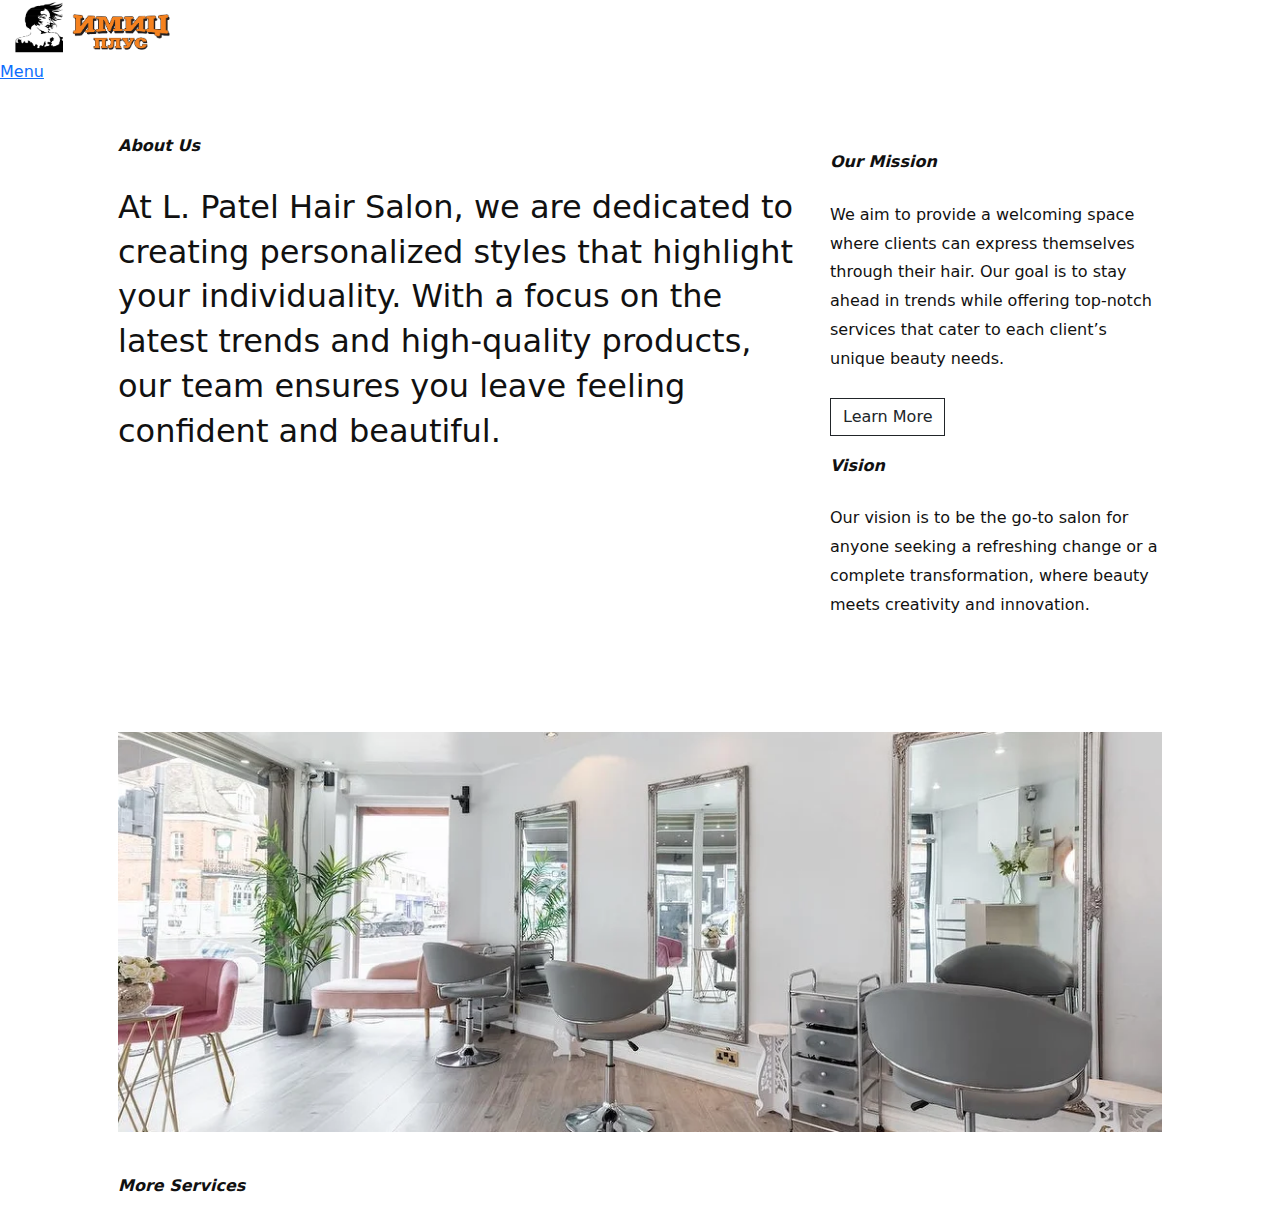
<file: index.html>
<!DOCTYPE html>
<html lang="en">
	<head>
		<meta charset="UTF-8" />
		<meta name="viewport" content="width=device-width, initial-scale=1.0" />
		<title>L. Patel Hair Salon</title>
		<!-- Custom Font -->
		<link rel="preconnect" href="https://fonts.googleapis.com" />
		<link rel="preconnect" href="https://fonts.gstatic.com" crossorigin />
		<link
			href="https://fonts.googleapis.com/css2?family=Open+Sans:ital,wght@0,300..800;1,300..800&family=Playfair+Display:ital,wght@0,400..900;1,400..900&display=swap"
			rel="stylesheet" />

		<!-- Bootstrap CSS -->
		<link
			href="https://cdn.jsdelivr.net/npm/bootstrap@5.3.3/dist/css/bootstrap.min.css"
			rel="stylesheet" />
		<!-- Bootstrap Icons -->
		<link
			href="https://cdn.jsdelivr.net/npm/bootstrap-icons@1.10.5/font/bootstrap-icons.css"
			rel="stylesheet" />
		<link rel="stylesheet" href="css/style.css" />
		<link href="css/navigation.css" rel="stylesheet" />
		<script src="js/script.js" defer></script>
	</head>

	<body>
		<header class="site-header">
			<a href="index.html"
				><img src="img/logo/logo.png" height="60" alt=""
			/></a>
			<div class="site-header-nav">
				<a
					href="#"
					class="menu-trigger"
					data-bs-toggle="modal"
					data-bs-target="#menuModal">
					<span class="d-none d-md-block">Menu</span>
					<svg
						class="d-block d-md-none"
						width="30"
						height="24"
						viewBox="0 0 30 24"
						xmlns="http://www.w3.org/2000/svg"
						fill="currentColor">
						<rect y="2" width="30" height="2" rx="2" />
						<rect y="10" width="30" height="2" rx="2" />
						<rect y="18" width="30" height="2" rx="2" />
					</svg>
				</a>
			</div>
		</header>
		<!-- Fullscreen Modal navigation -->
		<div
			class="modal fade site-nav-modal"
			id="menuModal"
			tabindex="-1"
			aria-labelledby="menuModalLabel"
			aria-hidden="true">
			<div class="modal-dialog modal-fullscreen">
				<div class="modal-content container">
					<div class="modal-header">
						<button
							type="button"
							class="btn-close"
							data-bs-dismiss="modal"
							aria-label="Close"></button>
					</div>
					<div class="modal-body text-center">
						<nav class="nav flex-column">
							<a class="nav-link" href="index.html">Home</a>
							<a class="nav-link" href="html/mission.html">About</a>
							<a class="nav-link" href="html/products.html">Products</a>
							<a class="nav-link" href="html/galleryPage.html">Gallery</a>
							<a class="nav-link" href="html/Vale-friz-Contact-page.html"
								>Contact</a
							>
						</nav>
					</div>
				</div>
			</div>
		</div>

		<!-- Main Content -->
		<div class="container px-4 px-md-5 mt-5">
			<div class="row">
				<!-- Left Column -->
				<div class="col-md-8 mb-4">
					<p class="about-heading">About Us</p>
					<p class="hero-text">
						At L. Patel Hair Salon, we are dedicated to creating personalized
						styles that highlight your individuality. With a focus on the latest
						trends and high-quality products, our team ensures you leave feeling
						confident and beautiful.
					</p>
				</div>

				<!-- Right Column -->
				<div class="col-md-4 mb-4">
					<p class="section-title">Our Mission</p>
					<p>
						We aim to provide a welcoming space where clients can express
						themselves through their hair. Our goal is to stay ahead in trends
						while offering top-notch services that cater to each client’s unique
						beauty needs.
					</p>
					<a href="html/mission.html" class="btn btn-outline-dark mt-2"
						>Learn More</a
					>

					<p class="section-title">Vision</p>
					<p>
						Our vision is to be the go-to salon for anyone seeking a refreshing
						change or a complete transformation, where beauty meets creativity
						and innovation.
					</p>
				</div>
			</div>

			<!-- Scroll-In Image Section -->
			<div class="row mt-5 pt-4" data-aos="fade-up">
				<div class="col-12">
					<img
						src="html/hairsalon.webp"
						class="custom-img img-fluid"
						alt="Hair Salon" />
				</div>
			</div>

			<!-- Bottom Text -->
			<div class="row mt-4">
				<div class="col-12">
					<p class="section-title">More Services</p>
				</div>
			</div>
		</div>

		<!-- Bootstrap JS -->
		<script src="https://cdn.jsdelivr.net/npm/bootstrap@5.3.3/dist/js/bootstrap.bundle.min.js"></script>
	</body>
</html>
</file>
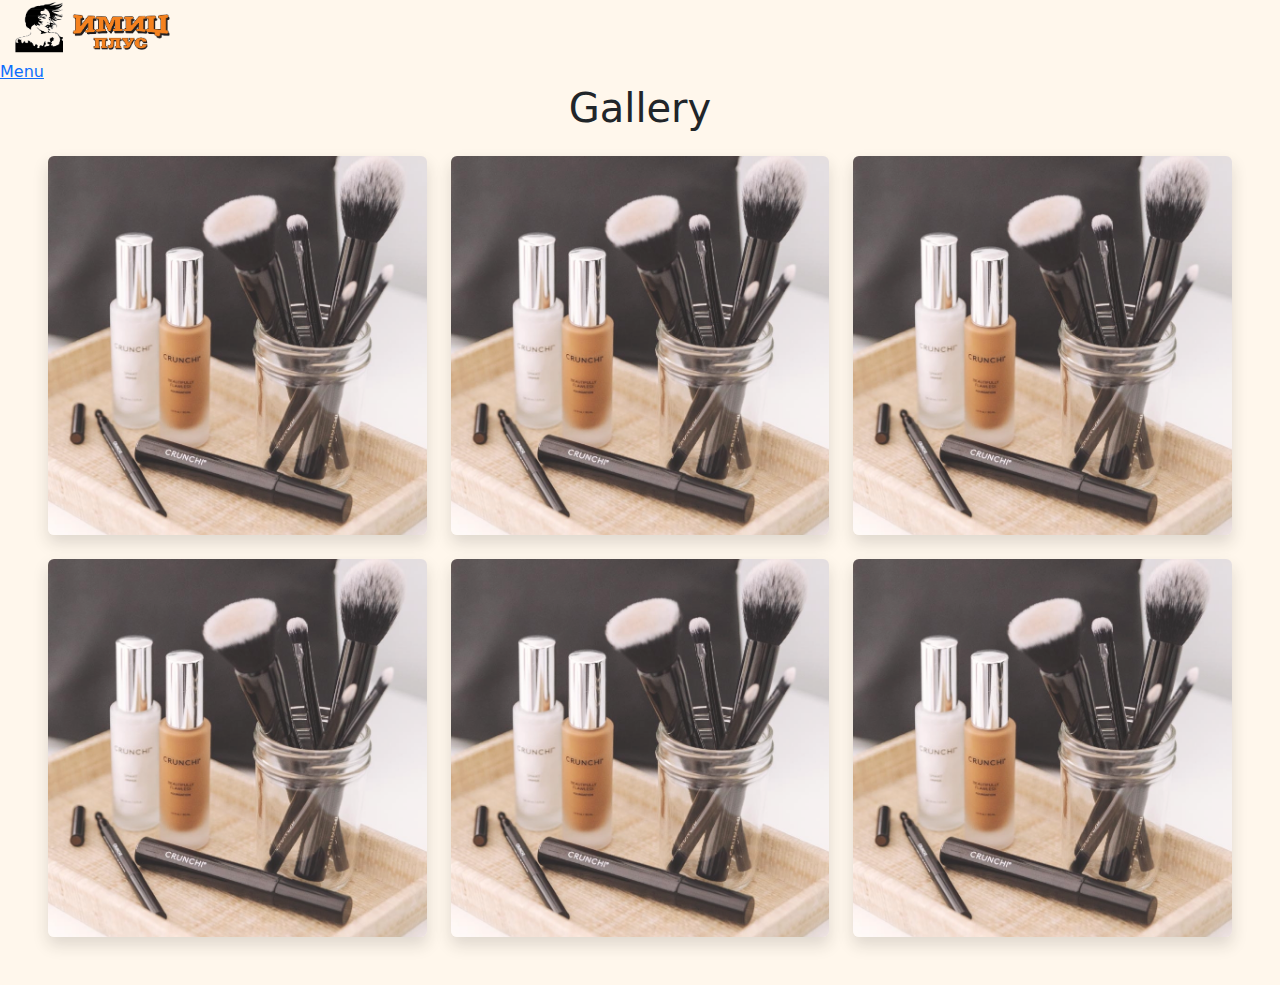
<file: html/galleryPage.html>
<!DOCTYPE html>

<html lang="en">
	<head>
		<meta charset="UTF-8" />
		<meta name="viewport" content="width=device-width, initial-scale=1.0" />
		<!-- Custom Font -->
		<link rel="preconnect" href="https://fonts.googleapis.com" />
		<link rel="preconnect" href="https://fonts.gstatic.com" crossorigin />
		<link
			href="https://fonts.googleapis.com/css2?family=Open+Sans:ital,wght@0,300..800;1,300..800&family=Playfair+Display:ital,wght@0,400..900;1,400..900&display=swap"
			rel="stylesheet" />

		<!-- Bootstrap CSS -->
		<link
			href="https://cdn.jsdelivr.net/npm/bootstrap@5.3.3/dist/css/bootstrap.min.css"
			rel="stylesheet" />
		<!-- Bootstrap Icons -->
		<link
			href="https://cdn.jsdelivr.net/npm/bootstrap-icons@1.10.5/font/bootstrap-icons.css"
			rel="stylesheet" />
		<link
			href="https://cdn.jsdelivr.net/npm/bootstrap@5.3.5/dist/css/bootstrap.min.css"
			rel="stylesheet"
			integrity="sha384-SgOJa3DmI69IUzQ2PVdRZhwQ+dy64/BUtbMJw1MZ8t5HZApcHrRKUc4W0kG879m7"
			crossorigin="anonymous" />
		<link href="../css/galleryPage.css" type="text/css" rel="stylesheet" />
		<link href="../css/navigation.css" type="text/css" rel="stylesheet" />

		<title>Gallery Page</title>
	</head>

	<body>
		<header class="site-header">
			<a href="../index.html"
				><img src="../img/logo/logo.png" height="60" alt=""
			/></a>
			<div class="site-header-nav">
				<a
					href="#"
					class="menu-trigger"
					data-bs-toggle="modal"
					data-bs-target="#menuModal">
					<span class="d-none d-md-block">Menu</span>
					<svg
						class="d-block d-md-none"
						width="30"
						height="24"
						viewBox="0 0 30 24"
						xmlns="http://www.w3.org/2000/svg"
						fill="currentColor">
						<rect y="2" width="30" height="2" rx="2" />
						<rect y="10" width="30" height="2" rx="2" />
						<rect y="18" width="30" height="2" rx="2" />
					</svg>
				</a>
			</div>
		</header>
		<!-- Fullscreen Modal navigation -->
		<div
			class="modal fade site-nav-modal"
			id="menuModal"
			tabindex="-1"
			aria-labelledby="menuModalLabel"
			aria-hidden="true">
			<div class="modal-dialog modal-fullscreen">
				<div class="modal-content container">
					<div class="modal-header">
						<button
							type="button"
							class="btn-close"
							data-bs-dismiss="modal"
							aria-label="Close"></button>
					</div>
					<div class="modal-body text-center">
						<nav class="nav flex-column">
							<a class="nav-link" href="../index.html">Home</a>
							<a class="nav-link" href="mission.html">About</a>
							<a class="nav-link" href="products.html">Products</a>
							<a class="nav-link" href="galleryPage.html">Gallery</a>
							<a class="nav-link" href="Vale-friz-Contact-page.html">Contact</a>
						</nav>
					</div>
				</div>
			</div>
		</div>
		<h1 class="d-flex justify-content-center mb-5">Gallery</h1>

		<div class="container-fluid px-5 mb-4">
			<div
				class="row row-cols-1 row-cols-lg-3 row-cols-md-3 row-cols-sm-1 row-cols-xs-1 g-4">
				<div class="col mt-0">
					<div class="img-container mb-4">
						<img
							src="../assets/img/productSample.jpeg"
							class="img-fluid rounded shadow"
							alt="Sample product" />
					</div>

					<div class="img-container mb-4">
						<img
							src="../assets/img/productSample.jpeg"
							class="img-fluid rounded shadow"
							alt="Sample product" />
					</div>
				</div>

				<div class="col mt-0">
					<div class="img-container mb-4">
						<img
							src="../assets/img/productSample.jpeg"
							class="img-fluid rounded shadow"
							alt="Sample product" />
					</div>

					<div class="img-container mb-4">
						<img
							src="../assets/img/productSample.jpeg"
							class="img-fluid rounded shadow"
							alt="Sample product" />
					</div>
				</div>

				<div class="col mt-0">
					<div class="img-container mb-4">
						<img
							src="../assets/img/productSample.jpeg"
							class="img-fluid rounded shadow"
							alt="Sample product" />
					</div>

					<div class="img-container mb-4">
						<img
							src="../assets/img/productSample.jpeg"
							class="img-fluid rounded shadow"
							alt="Sample product" />
					</div>
				</div>
			</div>
		</div>

		<script
			src="https://cdn.jsdelivr.net/npm/@popperjs/core@2.9.2/dist/umd/popper.min.js"
			integrity="sha384-IQsoLXl5PILFhosVNubq5LC7Qb9DXgDA9i+tQ8Zj3iwWAwPtgFTxbJ8NT4GN1R8p"
			crossorigin="anonymous"></script>

		<script
			src="https://cdn.jsdelivr.net/npm/bootstrap@5.0.2/dist/js/bootstrap.min.js"
			integrity="sha384-cVKIPhGWiC2Al4u+LWgxfKTRIcfu0JTxR+EQDz/bgldoEyl4H0zUF0QKbrJ0EcQF"
			crossorigin="anonymous"></script>
	</body>
</html>
</file>
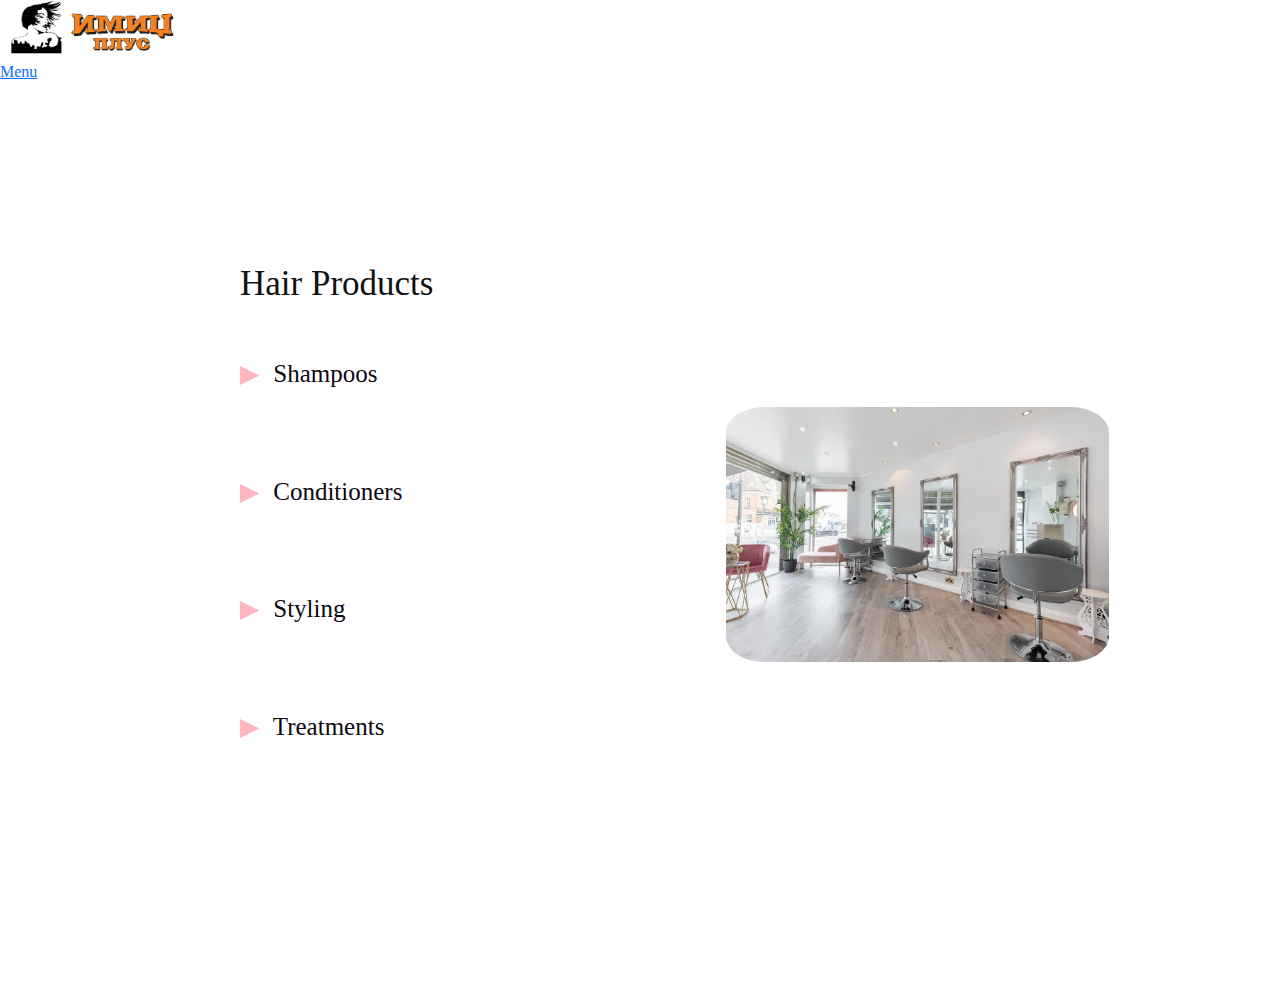
<file: html/products.html>
<!DOCTYPE html>
<html lang="en">
  <head>
    <meta charset="UTF-8" />
    <meta name="viewport" content="width=device-width, initial-scale=1.0" />
    <title>Hair Products</title>
    <!-- Custom Font -->
    <link rel="preconnect" href="https://fonts.googleapis.com" />
    <link rel="preconnect" href="https://fonts.gstatic.com" crossorigin />
    <link
      href="https://fonts.googleapis.com/css2?family=Open+Sans:ital,wght@0,300..800;1,300..800&family=Playfair+Display:ital,wght@0,400..900;1,400..900&display=swap"
      rel="stylesheet"
    />
    <!-- Bootstrap CSS -->
    <link
      href="https://cdn.jsdelivr.net/npm/bootstrap@5.3.3/dist/css/bootstrap.min.css"
      rel="stylesheet"
    />
    <!-- Bootstrap Icons -->
    <link
      href="https://cdn.jsdelivr.net/npm/bootstrap-icons@1.10.5/font/bootstrap-icons.css"
      rel="stylesheet"
    />
    <link rel="stylesheet" href="../css/style.css" />

    <link href="../css/products.css" rel="stylesheet" />
    <link href="../css/navigation.css" rel="stylesheet" />
    <script src="../js/script.js" defer></script>
    <script src="../js/products.js" defer></script>
  </head>
  <body>
    <header class="site-header">
      <a href="index.html"
        ><img src="../img/logo/logo.png" height="60" alt=""
      /></a>
      <div class="site-header-nav">
        <a
          href="#"
          class="menu-trigger"
          data-bs-toggle="modal"
          data-bs-target="#menuModal"
        >
          <span class="d-none d-md-block">Menu</span>
          <svg
            class="d-block d-md-none"
            width="30"
            height="24"
            viewBox="0 0 30 24"
            xmlns="http://www.w3.org/2000/svg"
            fill="currentColor"
          >
            <rect y="2" width="30" height="2" rx="2" />
            <rect y="10" width="30" height="2" rx="2" />
            <rect y="18" width="30" height="2" rx="2" />
          </svg>
        </a>
      </div>
    </header>
    <!-- Fullscreen Modal navigation -->
    <div
      class="modal fade site-nav-modal"
      id="menuModal"
      tabindex="-1"
      aria-labelledby="menuModalLabel"
      aria-hidden="true"
    >
      <div class="modal-dialog modal-fullscreen">
        <div class="modal-content container">
          <div class="modal-header">
            <button
              type="button"
              class="btn-close"
              data-bs-dismiss="modal"
              aria-label="Close"
            ></button>
          </div>
          <div class="modal-body text-center">
            <nav class="nav flex-column">
              <a class="nav-link" href="index.html">Home</a>
              <a class="nav-link" href="mission.html">About</a>
              <a class="nav-link" href="products.html">Products</a>
              <a class="nav-link" href="galleryPage.html">Gallery</a>
              <a class="nav-link" href="Vale-friz-Contact-page.html">Contact</a>
            </nav>
          </div>
        </div>
      </div>
    </div>

    <div class="hairContainer">
      <div class="left">
        <h1>Hair Products</h1>
        <div class="products">
          <div class="category" onclick="toggleList('shampooList', this)">
            <span class="arrow">&#9654;</span> Shampoos
          </div>
          <ul id="shampooList">
            <li>For Volume</li>
            <li>For Dry Hair</li>
            <li>For Oily Hair</li>
            <li>Anti-Dandruff</li>
            <li>Color-Protect</li>
          </ul>
        </div>
        <div class="products">
          <div class="category" onclick="toggleList('conditionerList', this)">
            <span class="arrow">&#9654;</span> Conditioners
          </div>
          <ul id="conditionerList">
            <li>For Smooth Hair</li>
            <li>For Frizz Control</li>
            <li>Leave-In</li>
            <li>Deep Conditioning</li>
          </ul>
        </div>
        <div class="products">
          <div class="category" onclick="toggleList('stylingList', this)">
            <span class="arrow">&#9654;</span> Styling
          </div>
          <ul id="stylingList">
            <li>Hair Gels</li>
            <li>Hair Mousse</li>
            <li>Hair Sprays</li>
            <li>Creams & Serums</li>
          </ul>
        </div>
        <div class="products">
          <div class="category" onclick="toggleList('treatmentList', this)">
            <span class="arrow">&#9654;</span> Treatments
          </div>
          <ul id="treatmentList">
            <li>Protein Treatment</li>
            <li>Scalp Treatment</li>
            <li>Heat Repair</li>
          </ul>
        </div>
      </div>
      <div class="right">
        <img
          src="images/hairsalon.webp"
          alt="Hair Products"
          class="pop-image hidden"
        />
      </div>
    </div>
    <!-- Bootstrap JS -->
    <script src="https://cdn.jsdelivr.net/npm/bootstrap@5.3.3/dist/js/bootstrap.bundle.min.js"></script>
  </body>
</html>
</file>
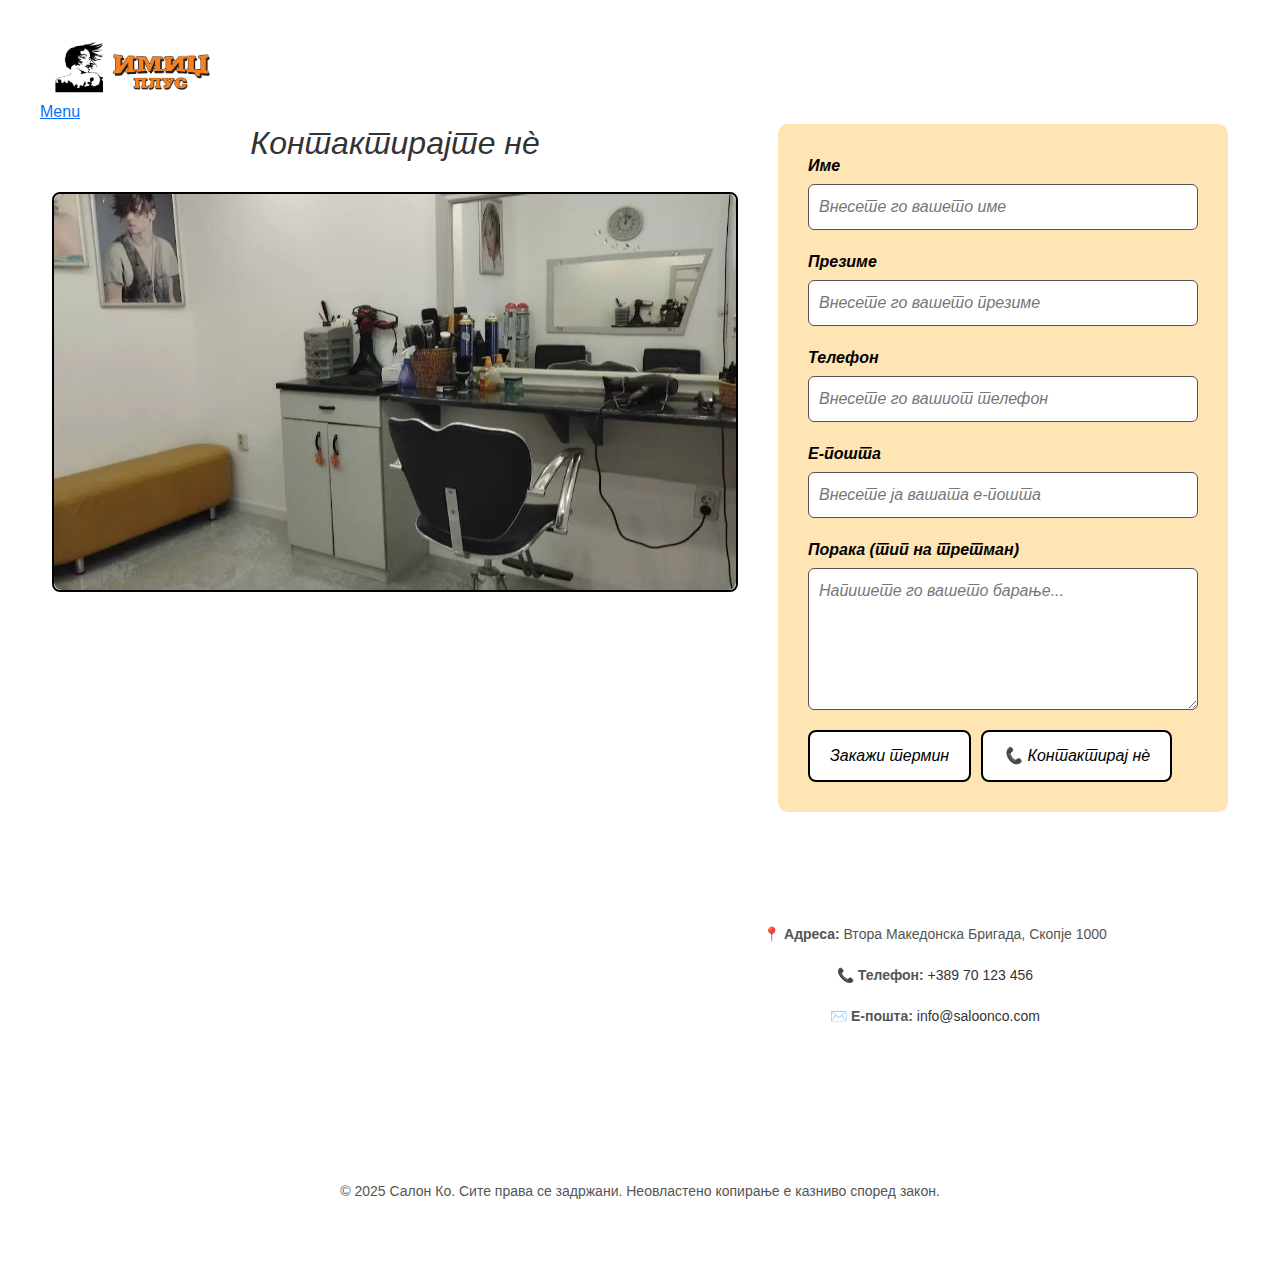
<file: html/Vale-friz-Contact-page.html>
<!DOCTYPE html>
<html lang="mk">
	<head>
		<meta charset="UTF-8" />
		<meta name="viewport" content="width=device-width, initial-scale=1" />
		<title>Контакт - Салон</title>
		<!-- Custom Font -->
		<link rel="preconnect" href="https://fonts.googleapis.com" />
		<link rel="preconnect" href="https://fonts.gstatic.com" crossorigin />
		<link
			href="https://fonts.googleapis.com/css2?family=Open+Sans:ital,wght@0,300..800;1,300..800&family=Playfair+Display:ital,wght@0,400..900;1,400..900&display=swap"
			rel="stylesheet" />
		<!-- Bootstrap CSS -->
		<link
			href="https://cdn.jsdelivr.net/npm/bootstrap@5.3.3/dist/css/bootstrap.min.css"
			rel="stylesheet" />
		<!-- Bootstrap Icons -->
		<link
			href="https://cdn.jsdelivr.net/npm/bootstrap-icons@1.10.5/font/bootstrap-icons.css"
			rel="stylesheet" />
		<link rel="stylesheet" href="../css/contact.css" />
		<link href="../css/navigation.css" rel="stylesheet" />
	</head>
	<body>
		<header class="site-header">
			<a href="../index.html"
				><img src="../img/logo/logo.png" height="60" alt=""
			/></a>
			<div class="site-header-nav">
				<a
					href="#"
					class="menu-trigger"
					data-bs-toggle="modal"
					data-bs-target="#menuModal">
					<span class="d-none d-md-block">Menu</span>
					<svg
						class="d-block d-md-none"
						width="30"
						height="24"
						viewBox="0 0 30 24"
						xmlns="http://www.w3.org/2000/svg"
						fill="currentColor">
						<rect y="2" width="30" height="2" rx="2" />
						<rect y="10" width="30" height="2" rx="2" />
						<rect y="18" width="30" height="2" rx="2" />
					</svg>
				</a>
			</div>
		</header>
		<!-- Fullscreen Modal navigation -->
		<div
			class="modal fade site-nav-modal"
			id="menuModal"
			tabindex="-1"
			aria-labelledby="menuModalLabel"
			aria-hidden="true">
			<div class="modal-dialog modal-fullscreen">
				<div class="modal-content container">
					<div class="modal-header">
						<button
							type="button"
							class="btn-close"
							data-bs-dismiss="modal"
							aria-label="Close"></button>
					</div>
					<div class="modal-body text-center">
						<nav class="nav flex-column">
							<a class="nav-link" href="../index.html">Home</a>
							<a class="nav-link" href="mission.html">About</a>
							<a class="nav-link" href="products.html">Products</a>
							<a class="nav-link" href="galleryPage.html">Gallery</a>
							<a class="nav-link" href="Vale-friz-Contact-page.html">Contact</a>
						</nav>
					</div>
				</div>
			</div>
		</div>
		<div class="container">
			<div class="left-section">
				<h1>Контактирајте нè</h1>
				<div class="photo-box">
					<img
						src="../assets/img/Enterier1.webp"
						alt="Фотографија од салон"
						class="saloon-image" />
				</div>
			</div>

			<div class="right-section">
				<form class="contact-form">
					<div class="form-group">
						<label for="firstName">Име</label>
						<input
							type="text"
							id="firstName"
							placeholder="Внесете го вашето име"
							required />
					</div>
					<div class="form-group">
						<label for="lastName">Презиме</label>
						<input
							type="text"
							id="lastName"
							placeholder="Внесете го вашето презиме"
							required />
					</div>
					<div class="form-group">
						<label for="phone">Телефон</label>
						<input
							type="tel"
							id="phone"
							placeholder="Внесете го вашиот телефон"
							required />
					</div>
					<div class="form-group">
						<label for="email">Е-пошта</label>
						<input
							type="email"
							id="email"
							placeholder="Внесете ја вашата е-пошта"
							required />
					</div>
					<div class="form-group">
						<label for="message">Порака (тип на третман)</label>
						<textarea
							id="message"
							rows="5"
							placeholder="Напишете го вашето барање..."
							required></textarea>
					</div>
					<div class="form-buttons">
						<button type="submit" class="submit-button">Закажи термин</button>
						<button type="button" class="contact-button">
							📞 Контактирај нè
						</button>
					</div>
				</form>
			</div>
		</div>

		<footer class="footer">
			<div class="footer-info">
				<div class="map-container">
					<iframe
						src="https://www.google.com/maps/embed?pb=!1m18!1m12!1m3!1d2941.088769230799!2d21.431981!3d41.9981!2m3!1f0!2f0!3f0!3m2!1i1024!2i768!4f13.1!3m3!1m2!1s0x135415dfd4efab9f%3A0x5dbb1c174b0ebc48!2sVtora%20Makedonska%20Brigada%2C%20Skopje%201000!5e0!3m2!1sen!2smk!4v1620000000000!5m2!1sen!2smk"
						style="border: 0"
						allowfullscreen=""
						loading="lazy"
						referrerpolicy="no-referrer-when-downgrade">
					</iframe>
				</div>
				<div class="contact-details">
					<p>
						<strong>📍 Адреса:</strong> Втора Македонска Бригада, Скопје 1000
					</p>
					<p>
						<strong>📞 Телефон:</strong>
						<a href="tel:+38970123456">+389 70 123 456</a>
					</p>
					<p>
						<strong>✉️ Е-пошта:</strong>
						<a href="mailto:info@saloonco.com">info@saloonco.com</a>
					</p>
				</div>
			</div>
			<p>
				&copy; 2025 Салон Ко. Сите права се задржани. Неовластено копирање е
				казниво според закон.
			</p>
		</footer>
		<!-- Bootstrap JS -->
		<script src="https://cdn.jsdelivr.net/npm/bootstrap@5.3.3/dist/js/bootstrap.bundle.min.js"></script>
	</body>
</html>
</file>
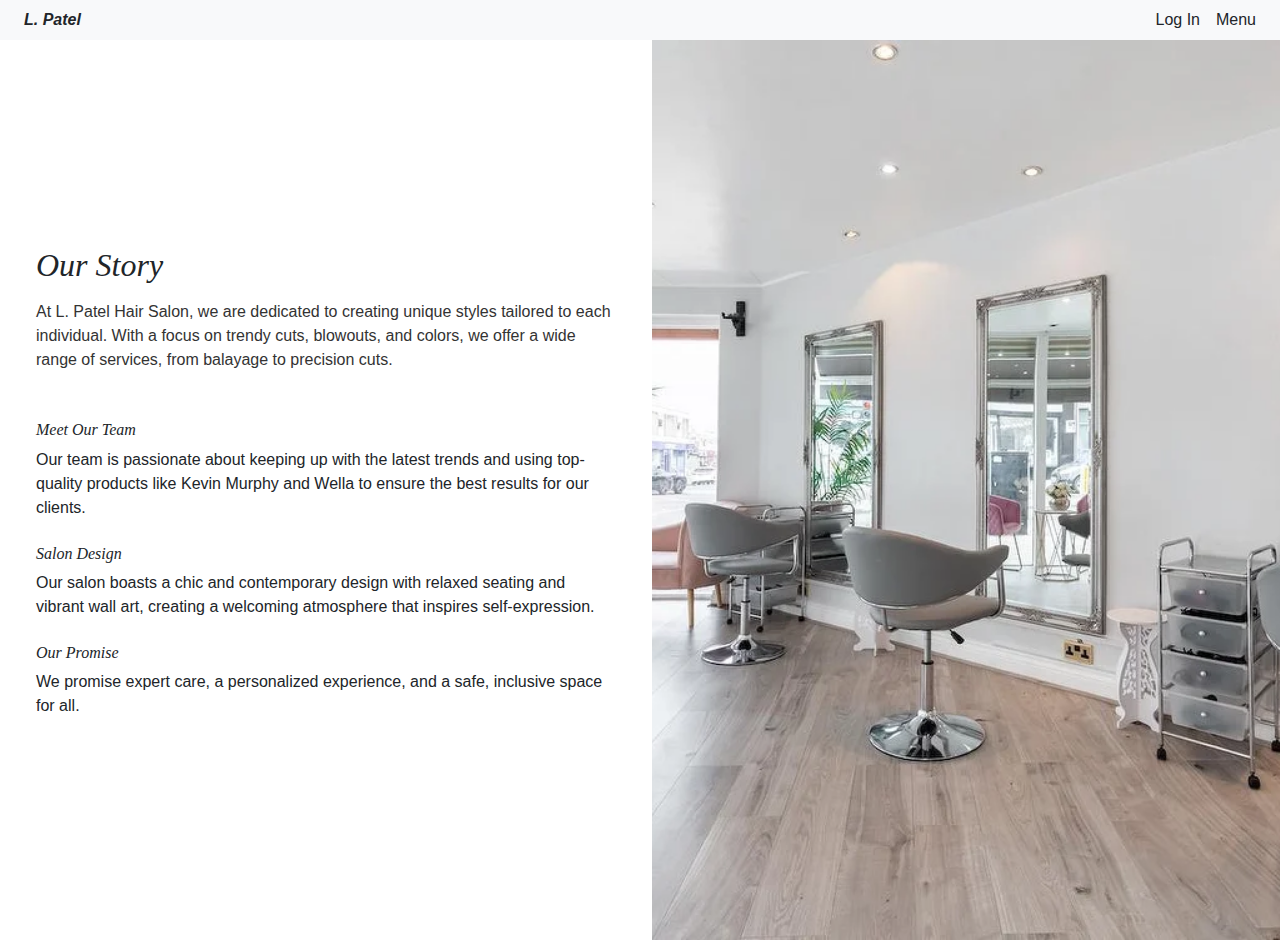
<file: mission file/mission.html>
<!DOCTYPE html>
<html lang="en">
  <head>
    <meta charset="UTF-8" />
    <meta name="viewport" content="width=device-width, initial-scale=1.0" />
    <title>Our Story - L. Patel Hair Salon</title>

    <!-- Bootstrap CSS -->
    <link
      href="https://cdn.jsdelivr.net/npm/bootstrap@5.3.0/dist/css/bootstrap.min.css"
      rel="stylesheet"
    />
    <link rel="stylesheet" href="mission.css" />
  </head>
  <body>
    <!-- Top Navbar -->
    <nav
      class="d-flex justify-content-between align-items-center px-4 py-2 bg-light"
    >
      <div class="fw-bold fst-italic">L. Patel</div>
      <div class="d-flex gap-3">
        <span><i class="bi bi-person"></i> Log In</span>
        <span><i class="bi bi-list"></i> Menu</span>
      </div>
    </nav>

    <!-- Main Section -->
    <div class="container-fluid p-0">
      <div class="row no-gutters min-vh-100">
        <!-- Text Section -->
        <div class="col-md-6 d-flex align-items-center ps-5 pe-4">
          <div>
            <h2 class="story-title">Our Story</h2>
            <p class="lead-text">
              At L. Patel Hair Salon, we are dedicated to creating unique styles
              tailored to each individual. With a focus on trendy cuts,
              blowouts, and colors, we offer a wide range of services, from
              balayage to precision cuts.
            </p>

            <h6 class="section-heading mt-5">Meet Our Team</h6>
            <p>
              Our team is passionate about keeping up with the latest trends and
              using top-quality products like Kevin Murphy and Wella to ensure
              the best results for our clients.
            </p>

            <h6 class="section-heading mt-4">Salon Design</h6>
            <p>
              Our salon boasts a chic and contemporary design with relaxed
              seating and vibrant wall art, creating a welcoming atmosphere that
              inspires self-expression.
            </p>

            <h6 class="section-heading mt-4">Our Promise</h6>
            <p>
              We promise expert care, a personalized experience, and a safe,
              inclusive space for all.
            </p>
          </div>
        </div>

        <!-- Image Section -->
        <div class="col-md-6">
          <img
            src="../images/hairsalon.webp"
            alt="Hair Salon"
            class="w-100 h-100 object-fit-cover"
          />
        </div>
      </div>
    </div>

    <!-- Bootstrap JS -->
    <script src="https://cdn.jsdelivr.net/npm/bootstrap@5.3.0/dist/js/bootstrap.bundle.min.js"></script>
  </body>
</html>
</file>
<file: css/style.css>
/* Navbar */


.btn-outline-dark {
  border-radius: 0;
}

.btn-outline-dark:hover {
  background-color: #000;
  color: #fff;
}

/* Main content */
.about-heading {
  font-style: italic;
  font-weight: 600;
  margin-bottom: 1.5rem;
}

.hero-text {
  font-size: 2rem;
  font-weight: 500;
  line-height: 1.4;
  max-width: 900px;
}

.section-title {
  font-style: italic;
  font-weight: bold;
  margin-top: 1rem;
  margin-bottom: 1.5rem;
}

p {
  font-size: 1rem;
  line-height: 1.8;
  color: #111;
}

/* Image styling */
.custom-img {
  width: 100%;
  max-height: 400px;
  object-fit: cover;
  object-position: center;
  border-radius: 0;
  transition: transform 0.3s ease, filter 0.3s ease;
  animation: fadeIn 1.5s ease-in-out;
}

.custom-img:hover {
  transform: scale(1.02);
  filter: brightness(0.95);
}

@keyframes fadeIn {
  0% {
    opacity: 0;
    transform: translateY(20px);
  }
  100% {
    opacity: 1;
    transform: translateY(0);
  }
}

/* Bottom text hover */
.section-title:hover {
  text-decoration: underline;
}

/* Responsive adjustments */
@media (max-width: 768px) {
  .hero-text {
    font-size: 1.5rem;
  }
}

@media (max-width: 768px) {
  .custom-img {
    max-height: 250px;
  }
}
</file>
<file: css/navigation.css>
.site-navigation {
    padding-top: 30px;
    padding-bottom: 30px;
    color: #fff;
    font-family: Oswald, sans-serif;
    background: linear-gradient(to bottom, rgba(0, 0, 0, 1) 0%, rgba(0, 0, 0, 0) 100%);
}

.site-navigation a {
    position: relative;
    padding: 16px 0;
    color: #fff;
    font-weight: 400;
    font-size: 16px;
    letter-spacing: 1px;
    text-transform: uppercase;
}

.site-navigation a:hover {
    color: #cc866c;
    text-decoration: underline;
}

.site-navigation .navbar-nav {
    position: relative;
    display: flex;
    gap: 40px;
    justify-content: center;
    width: 100%;
}

.site-navigation .site-nav-btn {
    display: flex;
    gap: 5px;
    align-items: center;
    justify-content: center;
    padding: 20px 30px;
    color: #fff;
    white-space: nowrap;
    text-transform: uppercase;
    text-decoration: none;
    background-color: #cc866c;
    border-radius: 30px;
    box-shadow: 2.5px 4.33px 15px 0 rgba(0, 0, 0, 0.15);
}

.site-navigation .site-nav-btn:hover {
    color: #000;
    text-decoration: none !important;
    background-color: #fff;
}

.site-navigation .navbar-toggler-icon {
    filter: grayscale(1) invert(1) brightness(1.2);
}

.site-navigation .site-logo img {
    max-width: 190px;
}

/* Mobile Menu */
@media screen and (max-width: 992px) {

    .site-navigation .navbar-nav {
        gap: 15px;
        margin-top: 50px;
        margin-bottom: 50px;
    }

    .site-navigation a {
        padding: 10px 0;
    }

}
</file>
<file: css/galleryPage.css>
* {
  padding: 0px;
  margin: 0px;
  box-sizing: border-box;
}

body {
  background-color: rgb(255, 247, 236);
}

.img-container {
  opacity: 0.85;
  animation: fade-in linear forwards;
  animation-timeline: view();
  animation-range: entry 0%;
}

.img-container :hover {
  opacity: 0.9;
  transition: 0.3s ease;
}

.img-container :active {
  opacity: 0.7;
}

@keyframes fade-in {
  to {
    opacity: 1;
  }
}
</file>
<file: css/products.css>
* {
  margin: 0;
  padding: 0;
  box-sizing: border-box;
}

body {
  font-family: serif;
  color: #111;
}

.hairContainer {
  display: flex;
  flex-wrap: wrap;
  min-height: 100vh;
}

.left {
  margin-left: 200px;
  flex: 1;
  padding: 40px;
  background-color: #fff;
  display: flex;
  flex-direction: column;
  justify-content: center;
}

.right {
  flex: 1;
  margin-top: 80px;
  margin-bottom: 80px;
  margin-right: 150px;
  display: flex;
  align-items: center;
  justify-content: center;
}

.right img {
  width: 90%;
  height: auto;
  object-fit: cover;
  border-radius: 10%;
  transition: transform 0.3s ease-in-out;
}

img:hover {
  transform: scale(1.05);
}

h1 {
  font-size: 35px;
  margin-bottom: 30px;
}

.products {
  margin-bottom: 30px;
  font-family: Georgia, "Times New Roman", Times, serif;
}

.category {
  color: #0c0710;
  cursor: pointer;
  margin: 20px 0 10px;
  font-size: 25px;
}

ul {
  margin: 0 0 20px 20px;
  padding: 0;
  list-style-type: disc;
  overflow: hidden;
  max-height: 0;
  transition: max-height 0.5s ease, opacity 0.5s ease;
  opacity: 0;
}

ul.visible {
  max-height: 500px;
  opacity: 1;
}

ul li {
  margin-bottom: 8px;
  font-style: italic;
  font-size: 15px;
}

li {
  padding: 9px;
}

.arrow {
  display: inline-block;
  color: #ffb6c1;
  transition: transform 0.3s ease;
  margin-right: 8px;
}

.rotate {
  transform: rotate(90deg);
}

@media (min-width: 768px) and (max-width: 1024px) {
  .hairContainer {
    padding: 30px;
  }

  .left {
    margin-left: 100px;
    padding: 30px;
  }

  .right {
    margin: 60px 80px;
  }

  .right img {
    width: 100%;
  }

  h1 {
    font-size: 32px;
  }

  .category {
    font-size: 22px;
  }

  ul li {
    font-size: 14px;
  }
}

@media (max-width: 767px) {
  .hairContainer {
    flex-direction: column;
    padding: 20px;
  }

  .left {
    margin: 0;
    padding: 20px;
    align-items: center;
    text-align: center;
  }

  .right {
    margin: 20px 0;
  }

  .right img {
    width: 100%;
  }

  h1 {
    font-size: 24px;
    margin-bottom: 20px;
  }

  .category {
    font-size: 20px;
    margin: 15px 0 8px;
  }

  ul li {
    font-size: 14px;
    padding: 6px;
  }
}
</file>
<file: css/contact.css>
* {
  box-sizing: border-box;
  margin: 0;
  padding: 0;
}

body {
  font-family: 'Segoe UI', Tahoma, Geneva, Verdana, sans-serif;
  background-color: white;
  padding: 40px;
  color: #333;
}

.container {
  display: flex;
  flex-wrap: wrap;
  justify-content: space-between;
  max-width: 1200px;
  margin: auto;
  gap: 40px;
}

.left-section {
  flex: 1 1 300px;
  display: flex;
  flex-direction: column;
  gap: 20px;
}

.left-section h1 {
  font-size: 32px;
  margin-bottom: 10px;
  text-align: center;
  font-style: italic;
}

.photo-box {
  width: 100%;
  height: 400px;
  background-color: white;
  border: 2px solid black;
  display: flex;
  align-items: center;
  justify-content: center;
  border-radius: 8px;
  overflow: hidden;
}

.saloon-image {
  width: 100%;
  height: 100%;
  object-fit: cover;
  border-radius: 8px;
}

.right-section {
  flex: 1 1 500px;
  max-width: 450px;
}

.contact-form {
  background-color: #ffe5b4; /* Peach color */
  color: black;
  padding: 30px;
  border-radius: 10px;
  display: flex;
  flex-direction: column;
  gap: 20px;
  font-style: italic;
}

.form-group {
  display: flex;
  flex-direction: column;
}

.form-group label {
  margin-bottom: 6px;
  font-weight: bold;
  font-style: italic;
}

.form-group input,
.form-group textarea {
  padding: 10px;
  border: 1px solid #555;
  border-radius: 6px;
  font-size: 16px;
  background-color: #fff;
  color: black;
  font-style: italic;
}

.form-group input::placeholder,
.form-group textarea::placeholder {
  color: #777;
}

.form-group input:focus,
.form-group textarea:focus {
  border-color: #ccc;
  outline: none;
}

.form-buttons {
  display: flex;
  gap: 10px;
}

.submit-button,
.contact-button {
  background-color: white;
  color: black;
  padding: 12px 20px;
  border: 2px solid black;
  font-size: 16px;
  border-radius: 8px;
  cursor: pointer;
  transition: background-color 0.3s ease;
  font-style: italic;
}

.submit-button:hover,
.contact-button:hover {
  background-color: #eee;
}

/* Footer styles */
.footer {
  margin-top: 60px;
  background-color: white;
  padding: 30px 20px;
  border-top: 2px solid white;
  color: #333;
}

.footer-info {
  display: flex;
  flex-wrap: wrap;
  justify-content: space-between;
  align-items: flex-start;
  gap: 20px;
}

.map-container {
  flex: 1;
  max-width: 600px;
  order: 1;
}

.map-container iframe {
  border-radius: 10px;
  width: 100%;
  height: 250px;
}

.contact-details {
  flex: 1;
  text-align: right;
  font-size: 16px;
  order: 2;
}

.contact-details a {
  color: #333;
  text-decoration: none;
}

.contact-details a:hover {
  text-decoration: underline;
}

.footer p {
  text-align: center;
  font-size: 14px;
  color: #555;
  margin-top: 20px;
  width: 100%;
}

/* Responsive design */
@media (max-width: 768px) {
  .container {
    flex-direction: column;
    align-items: center;
  }

  .right-section,
  .left-section {
    width: 100%;
  }

  .footer-info {
    flex-direction: column;
    align-items: center;
    text-align: center;
  }

  .contact-details {
    text-align: center;
  }

  .map-container {
    width: 100%;
  }
}
</file>
<file: mission file/mission.css>
/* Main content */

body {
  font-family: "Helvetica Neue", sans-serif;
  background-color: white;
  margin: 0;
}

.story-title {
  font-family: "Georgia", serif;
  font-style: italic;
  font-weight: 500;
  font-size: 2rem;
  margin-bottom: 1rem;
}

.section-heading {
  font-family: "Georgia", serif;
  font-style: italic;
  font-size: 1rem;
}

.lead-text {
  font-size: 1rem;
  color: #333;
}

img.object-fit-cover {
  object-fit: cover;
}

/* Fade in animation */
@keyframes fadeIn {
  from {
    opacity: 0;
    transform: translateY(15px);
  }
  to {
    opacity: 1;
    transform: translateY(0);
  }
}

/* Responsive */
@media (max-width: 768px) {
  .custom-img {
    max-height: 250px;
  }
}
.mission-image img {
  max-height: 250px;
}
</file>
